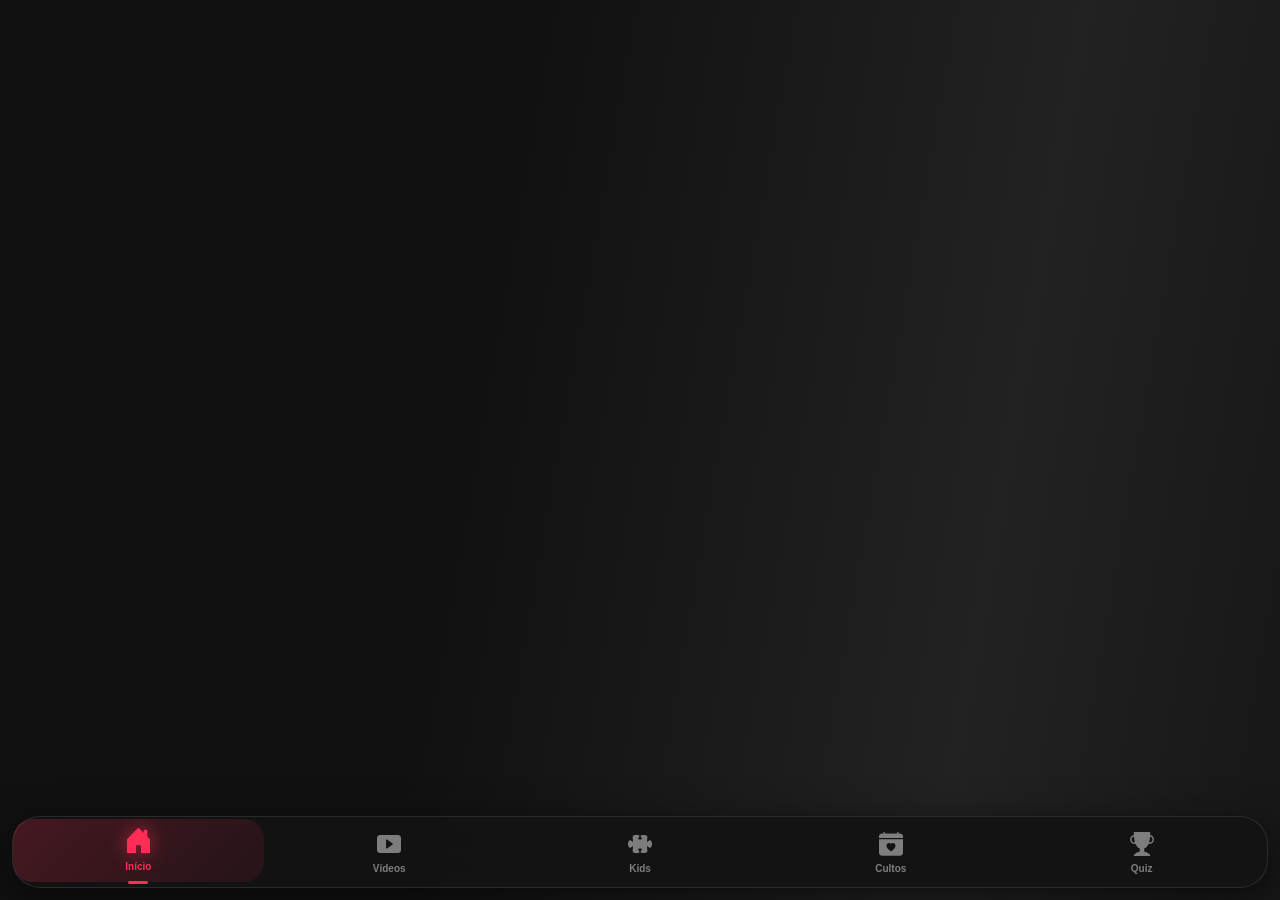
<file: index.html>
<!DOCTYPE html>
<html lang="pt-BR">
<head>
<meta charset="UTF-8">
<meta name="viewport" content="width=device-width, initial-scale=1.0, viewport-fit=cover">
<title>Avivamento</title>
<link rel="stylesheet" href="https://cdn.jsdelivr.net/npm/bootstrap-icons@1.11.3/font/bootstrap-icons.min.css">
<link rel="stylesheet" href="index.css">
<style>
body{margin:0;background:#000}
#feed{height:100dvh;overflow-y:scroll;scroll-snap-type:y mandatory;background:#000}
.video{height:100dvh;scroll-snap-align:start;position:relative;background:#111;width:100vw;overflow:hidden}
.video iframe{width:100%;height:100%;border:0;position:absolute;inset:0}
.skeleton{height:100dvh;scroll-snap-align:start;position:relative;background:#111;width:100vw;display:flex;flex-direction:column;justify-content:flex-end;padding:20px;box-sizing:border-box;gap:12px}
.skeleton::before{content:'';position:absolute;inset:0;background:linear-gradient(100deg,#111 20%,#222 40%,#111 60%);background-size:200% 100%;animation:shimmer 1.2s infinite}
@keyframes shimmer{0%{background-position:-200% 0}100%{background-position:200% 0}}
.skeleton.linha{height:14px;background:#222;border-radius:8px;position:relative;z-index:1}
.skeleton.linha.t1{width:40%}
.skeleton.linha.t2{width:70%}
.skeleton.linha.t3{width:55%}
.loader-video{position:absolute;inset:0;z-index:5;display:flex;align-items:center;justify-content:center;background:#000}
.spinner{width:45px;height:45px;border:3px solid rgba(255,255,255,.2);border-top:3px solid #ff0000;border-radius:50%;animation:spin 0.8s linear infinite}
@keyframes spin{to{transform:rotate(360deg)}}
.bottom{position:absolute;bottom:100px;left:14px;right:14px;z-index:2;color:#fff;text-shadow:0 2px 8px #000;pointer-events:none;background:rgba(0,0,0,.4);padding:8px;border-radius:8px}
.fim{height:40vh;display:flex;flex-direction:column;align-items:center;justify-content:center;color:#fff;gap:10px;padding-bottom:100px}
.fim button{padding:10px 20px;border-radius:20px;border:0;background:#ff0000;color:#fff;font-weight:bold}
.nav{position:fixed;bottom:12px;left:12px;right:12px;height:72px;z-index:9999}
</style>
</head>
<body>

<div id="feed">
  <div class="skeleton"><div class="linha t1"></div><div class="linha t2"></div><div class="linha t3"></div></div>
  <div class="skeleton"><div class="linha t1"></div><div class="linha t2"></div><div class="linha t3"></div></div>
  <div class="skeleton"><div class="linha t1"></div><div class="linha t2"></div><div class="linha t3"></div></div>
</div>

<div class="nav">
  <div class="nav-item active"><i class="bi bi-house-door-fill"></i><span>Início</span></div>
  <div class="nav-item" onclick="location.href='video.html'"><i class="bi bi-play-btn-fill"></i><span>Vídeos</span></div>
  <div class="nav-item" onclick="location.href='kids.html'"><i class="bi bi-puzzle-fill"></i><span>Kids</span></div>
  <div class="nav-item" onclick="location.href='cultos.html'"><i class="bi bi-calendar-heart-fill"></i><span>Cultos</span></div>
  <div class="nav-item" onclick="location.href='quiz.html'"><i class="bi bi-trophy-fill"></i><span>Quiz</span></div>
</div>

<script>
const SHEET_URL = `https://docs.google.com/spreadsheets/d/1F4i76rq3FNa6QSaKVTBzXekw5d6H522i-TIU_nn-H0c/gviz/tq?tqx=out:csv`;

function getID(url){ let m=(url||'').match(/(?:v=|youtu\.be\/|shorts\/|embed\/)([A-Za-z0-9_-]{11})/); return m?m[1]:null; }
function embaralhar(a){ for(let i=a.length-1;i>0;i--){ let j=Math.floor(Math.random()*(i+1)); [a[i],a[j]]=[a[j],a[i]] } return a }
function getAssistidos(){ return JSON.parse(localStorage.getItem('assistidos_v2') || '[]'); }
function salvarAssistido(id){ let l=getAssistidos(); if(!l.includes(id)){ l.push(id); localStorage.setItem('assistidos_v2', JSON.stringify(l)); } }
function resetarTudo(){ localStorage.removeItem('assistidos_v2'); location.reload(); }
function comando(iframe, func){ try{ iframe.contentWindow.postMessage(JSON.stringify({event:'command',func:func,args:''}), '*'); }catch(e){} }

let ordem = [];
let carregados = 0;
const LOTE = 3;
let observerPlay;
let atual = -1;

function criarObserverPlay(){
  if(observerPlay) observerPlay.disconnect();
  observerPlay = new IntersectionObserver((entries)=>{
    entries.forEach(entry=>{
      if(entry.isIntersecting){
        const idx = parseInt(entry.target.dataset.index);
        if(idx === atual) return;
        atual = idx;
        document.querySelectorAll('.video iframe').forEach((ifr, j)=>{ if(j!== idx) comando(ifr, 'pauseVideo'); });
        const atualIframe = document.getElementById(`iframe-${idx}`);
        if(atualIframe){ salvarAssistido(ordem[idx].ytId); setTimeout(()=> comando(atualIframe, 'playVideo'), 300); }

        // QUANDO CHEGA NO PENÚLTIMO CARREGA MAIS 3
        if(idx >= carregados - 2){
          carregarLote();
        }
      }
    });
  }, {threshold: 0.75});
  document.querySelectorAll('.video').forEach(v=> observerPlay.observe(v));
}

function criarHTMLVideo(v,i){
  return `
    <div class="video" data-index="${i}" id="video-${i}">
      <div class="loader-video" id="loader-${i}"><div class="spinner"></div></div>
      <iframe id="iframe-${i}" onload="document.getElementById('loader-${i}').style.display='none'"
        src="https://www.youtube.com/embed/${v.ytId}?enablejsapi=1&controls=1&rel=0&modestbranding=1&playsinline=1&mute=0&loop=1&playlist=${v.ytId}"
        allow="autoplay; encrypted-media; fullscreen"
        allowfullscreen>
      </iframe>
      <div class="bottom">
        <div>${v.cantor||''}</div>
        <b>${v.titulo||''}</b>
      </div>
    </div>`;
}

function carregarLote(){
  const feed = document.getElementById('feed');
  // remove o fim se existir
  const fimExistente = document.getElementById('fim-avivamento');
  if(fimExistente) fimExistente.remove();

  const proximoFim = Math.min(carregados + LOTE, ordem.length);
  for(let i = carregados; i < proximoFim; i++){
    feed.insertAdjacentHTML('beforeend', criarHTMLVideo(ordem[i], i));
  }
  carregados = proximoFim;

  // se acabou, coloca o fim
  if(carregados >= ordem.length){
    feed.insertAdjacentHTML('beforeend', `<div class="fim" id="fim-avivamento"><h2>Fim por hoje!</h2><button onclick="resetarTudo()">Ver de novo</button></div>`);
  }
  criarObserverPlay();
}

async function carregar(){
  const res = await fetch(SHEET_URL);
  const csv = await res.text();
  const linhas = csv.split('\n').slice(1);
  let videos = [];
  linhas.forEach(linha=>{
    if(!linha.trim()) return;
    const cols = linha.split(/,(?=(?:(?:[^"]*"){2})*[^"]*$)/).map(c=>c.replace(/^"|"$/g,'').trim());
    const [link, titulo, cantor] = cols;
    const ytId = getID(link);
    if(!ytId) return;
    videos.push({ytId, titulo, cantor});
  });
  videos = [...new Map(videos.map(v=>[v.ytId, v])).values()];
  const assistidos = getAssistidos();
  let naoVistos = videos.filter(v =>!assistidos.includes(v.ytId));
  if(naoVistos.length===0 && videos.length>0){
    document.getElementById('feed').innerHTML = `<div class="fim"><h2>Você viu tudo!</h2><button onclick="resetarTudo()">Ver de novo</button></div>`;
    return;
  }
  ordem = embaralhar(naoVistos);
  const feed = document.getElementById('feed');
  feed.innerHTML = '';
  carregados = 0;
  carregarLote(); // carrega só os 3 primeiros
}
carregar();
</script>
</body>
                                                                                                                </html>
</file>
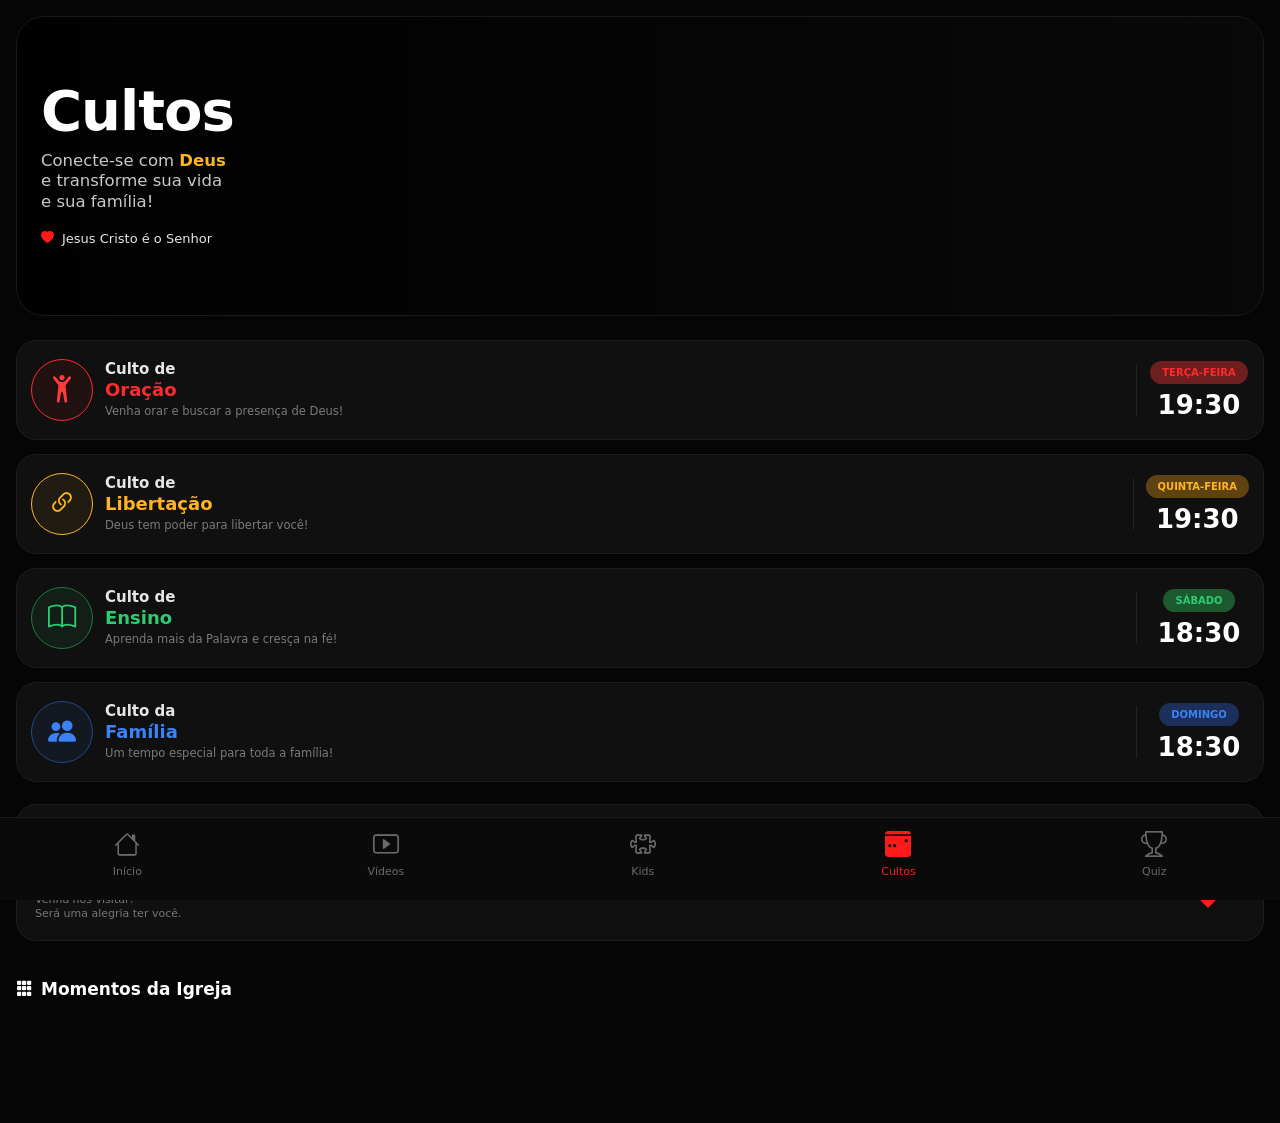
<file: cultos.html>
<!DOCTYPE html>
<html lang="pt-BR">
<head>
<meta charset="UTF-8">
<meta name="viewport" content="width=device-width, initial-scale=1.0">
<title>Cultos</title>
<link rel="stylesheet" href="https://cdn.jsdelivr.net/npm/bootstrap-icons@1.11.3/font/bootstrap-icons.min.css">
<style>
*{margin:0;padding:0;box-sizing:border-box}
body{background:#050505;color:#fff;font-family:'Inter',system-ui,Arial,sans-serif;padding-bottom:110px}

/* PLAYER HERO - AGORA É A LIVE */
.hero{margin:16px;border-radius:28px;overflow:hidden;position:relative;height:300px;background:#0a0a0a;border:1px solid #1a1a1a}
.hero::before{content:'';position:absolute;inset:0;background:linear-gradient(90deg,rgba(0,0,0,.9) 0%,rgba(0,0,0,.6) 45%,rgba(0,0,0,.15) 100%), url('https://images.unsplash.com/photo-1507692049790-de582271b56b?q=80&w=1200');background-size:cover;background-position:center 30%;z-index:1}
.hero-content{position:relative;z-index:2;padding:26px 24px;height:100%;display:flex;flex-direction:column;justify-content:center}
.hero h1{font-size:56px;font-weight:900;line-height:.9;letter-spacing:-1px}
.hero p{margin-top:14px;color:#c9c9c9;font-size:16.5px;line-height:1.25}
.hero p b{color:#ffb422}
.hero .versiculo{margin-top:18px;display:flex;align-items:center;gap:8px;font-size:13px;color:#e8e8e8}
.hero .versiculo i{color:#ff1a1a}

/* QUANDO TEM LIVE */
.live-badge{position:absolute;top:16px;left:16px;z-index:3;background:#ff0000;color:#fff;padding:6px 12px;border-radius:20px;font-size:11px;font-weight:900;display:none;align-items:center;gap:6px;animation:pulse 1.2s infinite}
.live-badge i{width:8px;height:8px;background:#fff;border-radius:50%;display:block}
.play-central{position:absolute;z-index:3;left:50%;top:50%;transform:translate(-50%,-50%);width:72px;height:72px;background:#fff;border-radius:50%;display:none;align-items:center;justify-content:center;color:#000;font-size:36px}
.hero.has-live{cursor:pointer}
.hero.has-live .live-badge{display:flex}
.hero.has-live .play-central{display:flex}
.live-player{position:absolute;inset:0;z-index:5;display:none;background:#000}
.live-player iframe{width:100%;height:100%;border:0}
.hero.playing .live-player{display:block}
.hero.playing::before,.hero.playing .hero-content,.hero.playing .play-central,.hero.playing .live-badge{display:none}
@keyframes pulse{0%{box-shadow:0 0 0 0 rgba(255,0,0,.7)}70%{box-shadow:0 0 0 12px rgba(255,0,0,0)}100%{box-shadow:0 0 0 0 rgba(255,0,0,0)}}

.lista{padding:8px 16px;display:flex;flex-direction:column;gap:14px}
.card-culto{background:#101010;border-radius:20px;padding:18px 14px;display:flex;align-items:center;gap:12px;border:1px solid #1c1c1c}
.icon-culto{width:62px;min-width:62px;height:62px;border-radius:50%;display:flex;align-items:center;justify-content:center;flex-shrink:0;border:1.8px solid}
.icon-culto i{font-size:28px}
.card-culto .info{flex:1;min-width:0}
.card-culto .info h3{font-size:15px;line-height:1.1;font-weight:600;color:#e5e5e5}
.card-culto .info h3 span{display:block;font-weight:900;font-size:18px;margin-top:2px}
.card-culto .info p{font-size:11.5px;color:#7a7a7a;margin-top:5px;line-height:1.25}
.divisor{width:1px;height:52px;background:#232323;flex-shrink:0}
.direita{text-align:center;min-width:100px;display:flex;flex-direction:column;align-items:center;gap:6px}
.badge-dia{font-size:10px;font-weight:800;padding:6px 12px;border-radius:20px;text-transform:uppercase;white-space:nowrap}
.hora{font-size:26px;font-weight:900}
.culto-oracao .icon-culto{border-color:#ff2a2a;color:#ff3a3a;background:rgba(255,42,42,.07)}.culto-oracao span{color:#ff2a2a}.badge-terca{background:#6e1e1e;color:#ffc2c2}
.culto-libertacao .icon-culto{border-color:#ffb422;color:#ffb422;background:rgba(255,180,34,.07)}.culto-libertacao span{color:#ffb422}.badge-quinta{background:#5e4212;color:#ffde9a}
.culto-ensino .icon-culto{border-color:#1e7a3a;color:#2ecc71;background:rgba(46,204,113,.07)}.culto-ensino span{color:#2ecc71}.badge-sabado{background:#1a5a2e;color:#a6f0bf}
.culto-familia .icon-culto{border-color:#214a8a;color:#3b82f6;background:rgba(59,130,246,.07)}.culto-familia span{color:#3b82f6}.badge-domingo{background:#1c2f5a;color:#a8c6ff}

.local{margin:14px 16px;background:#101010;border-radius:20px;padding:18px;border:1px solid #1d1d1d;display:flex;justify-content:space-between;align-items:center}
.local h3{font-size:19px;display:flex;align-items:center;gap:10px;font-weight:800}.local h3 i{color:#ff1a1a}
.local p{font-size:13px;color:#d0d0d0}.local small{color:#777;font-size:11px;display:block;margin-top:8px;line-height:1.3}
.pin{font-size:74px;color:#ff1a1a}

.secao-grid{padding:24px 16px 0}
.secao-grid h2{display:flex;align-items:center;gap:8px;font-size:17px;font-weight:800;margin-bottom:14px}
.grid-insta{display:grid;grid-template-columns:1fr 1fr 1fr;gap:3px;border-radius:18px;overflow:hidden}
.grid-item{aspect-ratio:1/1;background:#111;position:relative;overflow:hidden;cursor:pointer}
.grid-item img{width:100%;height:100%;object-fit:cover}
.grid-item i.play-mini{position:absolute;right:6px;top:6px;font-size:14px;color:#fff;text-shadow:0 1px 4px #000}

.nav{position:fixed;bottom:0;left:0;right:0;background:#0a0a0a;border-top:1px solid #1a1a1a;display:flex;justify-content:space-around;padding:12px 0 22px;z-index:20}
.nav-item{color:#6a6a6a;display:flex;flex-direction:column;align-items:center;gap:5px;font-size:11px;cursor:pointer}
.nav-item i{font-size:26px}
.nav-item.active{color:#ff1a1a}
</style>
</head>
<body>

<!-- AQUI É O PLAYER - SE TIVER LIVE VIRA PLAYER AUTOMATICO -->
<div class="hero" id="heroCard" onclick="abrirLive()">
  <div class="live-badge"><i></i> AO VIVO AGORA</div>
  <div class="play-central"><i class="bi bi-play-fill"></i></div>
  <div class="hero-content">
    <h1>Cultos</h1>
    <p>Conecte-se com <b>Deus</b><br>e transforme sua vida<br>e sua família!</p>
    <div class="versiculo"><i class="bi bi-heart-fill"></i> Jesus Cristo é o Senhor</div>
  </div>
  <div class="live-player" id="livePlayer"></div>
</div>

<div class="lista">
  <div class="card-culto culto-oracao"><div class="icon-culto"><i class="bi bi-person-arms-up"></i></div><div class="info"><h3>Culto de <span>Oração</span></h3><p>Venha orar e buscar a presença de Deus!</p></div><div class="divisor"></div><div class="direita"><span class="badge-dia badge-terca">TERÇA-FEIRA</span><div class="hora">19:30</div></div></div>
  <div class="card-culto culto-libertacao"><div class="icon-culto"><i class="bi bi-link-45deg"></i></div><div class="info"><h3>Culto de <span>Libertação</span></h3><p>Deus tem poder para libertar você!</p></div><div class="divisor"></div><div class="direita"><span class="badge-dia badge-quinta">QUINTA-FEIRA</span><div class="hora">19:30</div></div></div>
  <div class="card-culto culto-ensino"><div class="icon-culto"><i class="bi bi-book"></i></div><div class="info"><h3>Culto de <span>Ensino</span></h3><p>Aprenda mais da Palavra e cresça na fé!</p></div><div class="divisor"></div><div class="direita"><span class="badge-dia badge-sabado">SÁBADO</span><div class="hora">18:30</div></div></div>
  <div class="card-culto culto-familia"><div class="icon-culto"><i class="bi bi-people-fill"></i></div><div class="info"><h3>Culto da <span>Família</span></h3><p>Um tempo especial para toda a família!</p></div><div class="divisor"></div><div class="direita"><span class="badge-dia badge-domingo">DOMINGO</span><div class="hora">18:30</div></div></div>
</div>

<div class="local" onclick="window.open('https://maps.google.com/?q=Santa+Edwirges+Rua+A+28','_blank')">
  <div><h3><i class="bi bi-geo-alt-fill"></i> Localização</h3><p style="margin-top:10px">Bairro: Santa Edwirges</p><p><b>Rua A, Nº 28</b></p><small>Venha nos visitar!<br>Será uma alegria ter você.</small></div>
  <div class="pin"><i class="bi bi-geo-alt-fill"></i></div>
</div>

<div class="secao-grid">
  <h2><i class="bi bi-grid-3x3-gap-fill"></i> Momentos da Igreja</h2>
  <div class="grid-insta" id="gridCultos"></div>
</div>

<div class="nav">
  <div class="nav-item" onclick="location.href='index.html'"><i class="bi bi-house"></i><span>Início</span></div>
  <div class="nav-item" onclick="location.href='video.html'"><i class="bi bi-play-btn"></i><span>Vídeos</span></div>
  <div class="nav-item" onclick="location.href='kids.html'"><i class="bi bi-puzzle"></i><span>Kids</span></div>
  <div class="nav-item active"><i class="bi bi-calendar3-week-fill"></i><span>Cultos</span></div>
  <div class="nav-item" onclick="location.href='quiz.html'"><i class="bi bi-trophy"></i><span>Quiz</span></div>
</div>

<script>
const SHEET_ID = `1tFe-1zOzZwD_Wc_UsydvUUHnl70Y_Woh-SwNoD-yyWk`;
const SHEET_URL = `https://docs.google.com/spreadsheets/d/${SHEET_ID}/gviz/tq?tqx=out:csv`;
let liveId = null;
function getID(u){ if(!u) return null; let m=u.match(/(?:v=|youtu\.be\/|shorts\/|embed\/)([A-Za-z0-9_-]{11})/); return m?m[1]:null; }
function abrirLive(){
  if(!liveId) return;
  document.getElementById('heroCard').classList.add('playing');
  document.getElementById('livePlayer').innerHTML = `<iframe src="https://www.youtube.com/embed/${liveId}?autoplay=1" allow="autoplay; fullscreen" allowfullscreen></iframe>`;
}
async function checarLive(){
  const res = await fetch(SHEET_URL+'&cb='+Date.now());
  const csv = await res.text();
  for(let l of csv.split('\n').slice(1)){
    if(l.toLowerCase().includes('ao vivo') || l.toLowerCase().includes('live')){
      const cols = l.split(/,(?=(?:(?:[^"]*"){2})*[^"]*$)/).map(c=>c.replace(/^"|"$/g,'').trim());
      for(let c of cols){ const id=getID(c); if(id){ liveId=id; document.getElementById('heroCard').classList.add('has-live'); return; } }
    }
  }
  // PARA TESTAR: descomente a linha abaixo
  // liveId='dQw4w9WgXcQ'; document.getElementById('heroCard').classList.add('has-live');
}
async function carregarGrid(){
  const res = await fetch(SHEET_URL+'&cb='+Date.now());
  const csv = await res.text();
  let vids=[];
  csv.split('\n').slice(1).forEach(l=>{ const cols=l.split(/,(?=(?:(?:[^"]*"){2})*[^"]*$)/); for(let c of cols){ const id=getID(c); if(id) vids.push(id); } });
  vids=[...new Set(vids)].slice(0,18);
  document.getElementById('gridCultos').innerHTML = vids.map(id=>`
    <div class="grid-item" onclick="location.href='video.html?v=${id}'">
      <img src="https://img.youtube.com/vi/${id}/mqdefault.jpg" loading="lazy">
      <i class="bi bi-play-fill play-mini"></i>
    </div>`).join('');
}
checarLive(); carregarGrid();
</script>
</body>
</html>
</file>
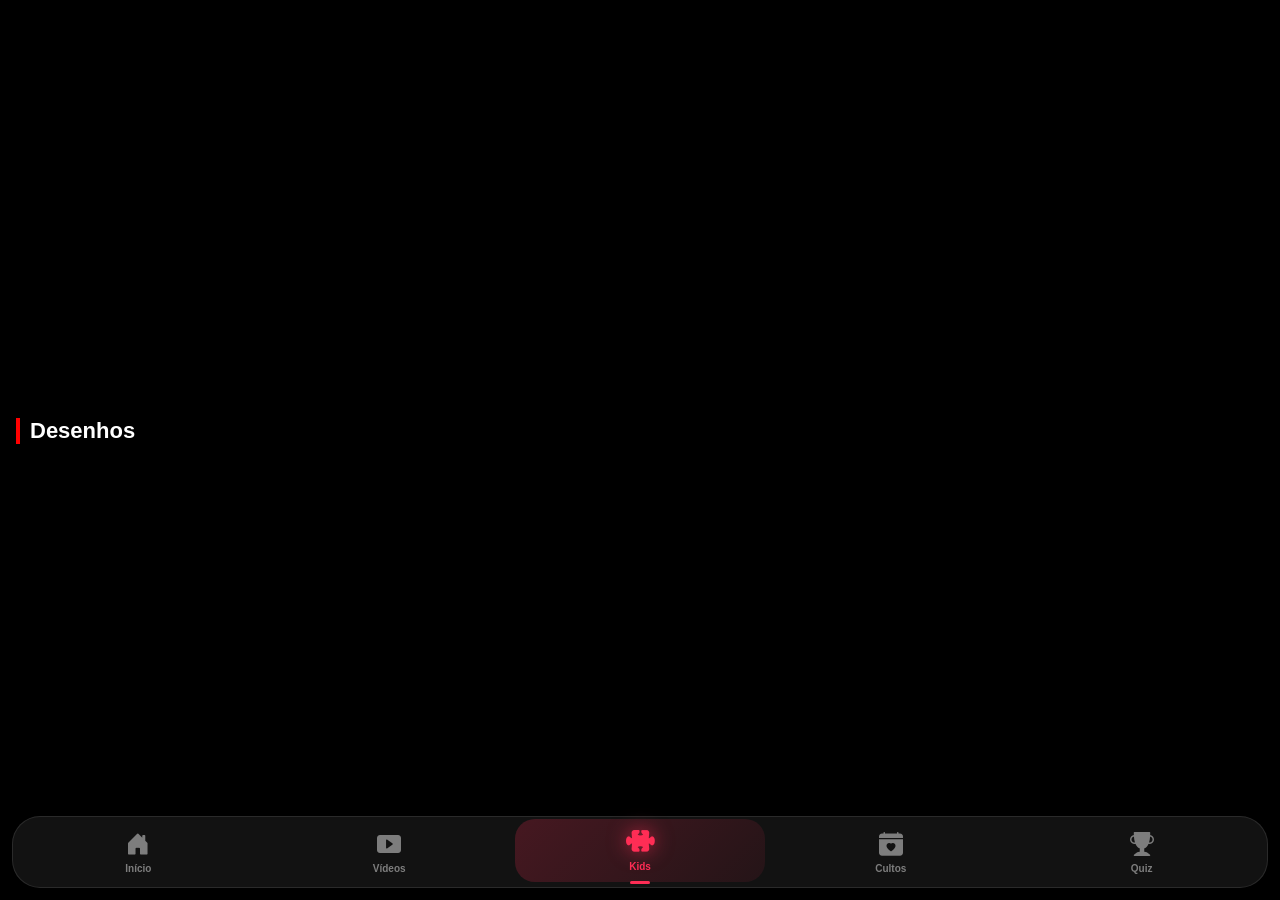
<file: kids.html>
<!DOCTYPE html>
<html lang="pt-BR">
<head>
<meta charset="UTF-8">
<meta name="viewport" content="width=device-width, initial-scale=1.0">
<title>Kids</title>
<link rel="stylesheet" href="https://cdn.jsdelivr.net/npm/bootstrap-icons@1.11.3/font/bootstrap-icons.min.css">
<link rel="stylesheet" href="index.css">
<style>
*{margin:0;padding:0;box-sizing:border-box}
html,body{height:auto;overflow-y:auto}
body{background:#000;color:#fff;font-family:Arial,sans-serif}
.player-area{width:100%;height:56vw;max-height:400px;background:#000;position:relative;z-index:20}
.video-wrapper{width:100%;height:100%;position:relative;background:#000;overflow:hidden}
#yt-player-kids,#drive-player{width:100%;height:100%;border:0;background:#000;position:absolute;inset:0}
.video-player{width:100%;height:100%;background:#000;object-fit:contain;position:absolute;inset:0}
.controls-layer{position:absolute;inset:0;z-index:15;opacity:0;pointer-events:none;transition:opacity.3s}
.controls-layer.show{opacity:1;pointer-events:all}
.btn-lock{position:absolute;top:12px;right:12px;width:38px;height:38px;border-radius:50%;border:0;background:rgba(0,0,0,.6);color:#fff;display:flex;align-items:center;justify-content:center;font-size:16px;pointer-events:all!important;z-index:30}
.btn-lock.lock-on{background:#ff0000}
.btn-full{position:absolute;bottom:12px;right:12px;width:38px;height:38px;border-radius:8px;border:0;background:rgba(0,0,0,.6);color:#fff;display:flex;align-items:center;justify-content:center;font-size:18px;pointer-events:all!important;z-index:30}
.bloqueio-video{position:absolute;inset:0;z-index:5;display:none}
.conteudo{padding-bottom:110px}
.section-head{padding:18px 16px 12px;display:flex;justify-content:space-between;align-items:center}
.section-head h2{font-size:22px;font-weight:900;border-left:4px solid #ff0000;padding-left:10px}
.grid-2{display:grid;grid-template-columns:1fr 1fr;gap:12px;padding:0 12px}
.card{border-radius:14px;overflow:hidden;position:relative;aspect-ratio:16/9;background:#111;cursor:pointer;border:2px solid transparent}
.card img{width:100%;height:100%;object-fit:cover;display:block}
.card.active{border-color:#ff0000}
#ph{background-size:cover;background-position:center;background-color:#000;z-index:6;position:absolute;inset:0;display:none;align-items:center;justify-content:center}
#ph::after{content:'';position:absolute;inset:0;background:rgba(0,0,0,.35);z-index:1}
.spinner{position:relative;z-index:2;width:36px;height:36px;border:3px solid rgba(255,255,255,.3);border-top-color:#ff0000;border-radius:50%;animation:spin.7s linear infinite}
@keyframes spin{to{transform:rotate(360deg)}}
.video-wrapper.landscape{
  position:fixed!important;
  inset:0!important;
  width:100vw!important;
  height:100vh!important;
  max-height:none!important;
  z-index:99999!important;
  background:#000;
}
body.landscape-mode{overflow:hidden!important}
body.landscape-mode #conteudo{display:none!important}
body.landscape-mode #navBar{display:none!important}
</style>
</head>
<body>

<div class="player-area" id="playerArea">
  <div class="video-wrapper" id="videoWrap" onclick="handleTap()">
    <div id="yt-player-kids" style="display:none"></div>
    <video id="playerA" class="video-player" playsinline preload="auto"></video>
    <video id="playerB" class="video-player" style="display:none" playsinline preload="auto" muted></video>
    <iframe id="drive-player" style="display:none" allowfullscreen></iframe>
    <div id="controls" class="controls-layer">
      <button class="btn-lock" id="btnLock" onclick="toggleLock(event)"><i class="bi bi-lock"></i></button>
      <button class="btn-full" id="btnRotate" onclick="rotateVideo(event)"><i class="bi bi-arrows-fullscreen"></i></button>
    </div>
    <div class="bloqueio-video" id="blockVideo" onclick="handleTap()"></div>
    <div id="ph"><div style="position:relative;z-index:2"><div class="spinner"></div></div></div>
  </div>
</div>

<div class="conteudo" id="conteudo">
  <div class="section-head"><h2>Desenhos</h2><span id="qtd"></span></div>
  <div class="grid-2" id="gridDesenhos"></div>
  <div id="sentinela" style="height:300px"></div>
</div>

<div class="nav" id="navBar">
  <div class="nav-item" onclick="if(!locked) location.href='index.html'"><i class="bi bi-house-door-fill"></i><span>Início</span></div>
  <div class="nav-item" onclick="if(!locked) location.href='video.html'"><i class="bi bi-play-btn-fill"></i><span>Vídeos</span></div>
  <div class="nav-item active"><i class="bi bi-puzzle-fill"></i><span>Kids</span></div>
  <div class="nav-item" onclick="if(!locked) location.href='cultos.html'"><i class="bi bi-calendar-heart-fill"></i><span>Cultos</span></div>
  <div class="nav-item" onclick="if(!locked) location.href='quiz.html'"><i class="bi bi-trophy-fill"></i><span>Quiz</span></div>
</div>

<script src="https://www.youtube.com/iframe_api"></script>
<script>
const SHEET_URL = `https://docs.google.com/spreadsheets/d/1Mn4uJoNISA0ToIsMOaH_AWmOeiZ9P7poy2feA2Alwng/gviz/tq?tqx=out:csv`;
let videosKids=[], ordemToca=[], atualIndex=0, player=null, locked=false, hideTimer=null, loadingTimer=null;
let itensMostrados=10;
let playerAtivo='A';
let isLandscape=false;
const pA=document.getElementById('playerA');
const pB=document.getElementById('playerB');
const ph=document.getElementById('ph');
function getYT(u){let m=(u||'').match(/(?:v=|youtu\.be\/|shorts\/|embed\/)([A-Za-z0-9_-]{11})/);return m?m[1]:null}
function isMP4(u){return /\.(mp4|webm|mov|m4v)(\?.*)?$/i.test(u)||/catbox/i.test(u)}
function isDrive(u){return /drive\.google\.com/.test(u)}
function onYouTubeIframeAPIReady(){carregar()}
function embaralhar(a){for(let i=a.length-1;i>0;i--){let j=Math.floor(Math.random()*(i+1));[a[i],a[j]]=[a[j],a[i]]}return a}
function getAtivo(){return playerAtivo==='A'?pA:pB}
function getInativo(){return playerAtivo==='A'?pB:pA}
function handleTap(){
  const ctrl=document.getElementById('controls');
  const btnLock=document.getElementById('btnLock');
  const btnRotate=document.getElementById('btnRotate');
  if(locked){
    ctrl.classList.add('show');
    btnLock.style.display='flex';
    btnRotate.style.display='none';
    clearTimeout(hideTimer);
    hideTimer=setTimeout(()=>ctrl.classList.remove('show'),3000);
    return;
  }
  if(ctrl.classList.contains('show')) ctrl.classList.remove('show');
  else {
    ctrl.classList.add('show');
    btnLock.style.display='flex';
    btnRotate.style.display='flex';
    clearTimeout(hideTimer);
    hideTimer=setTimeout(()=>ctrl.classList.remove('show'),3000);
  }
}
function toggleLock(e){
  e.stopPropagation();
  locked=!locked;
  const btn=document.getElementById('btnLock');
  const btnRotate=document.getElementById('btnRotate');
  btn.classList.toggle('lock-on', locked);
  btn.innerHTML=locked?`<i class="bi bi-lock-fill"></i>`:`<i class="bi bi-unlock"></i>`;
  document.getElementById('blockVideo').style.display=locked?'block':'none';
  const ctrl=document.getElementById('controls');
  ctrl.classList.add('show');
  btnRotate.style.display=locked?'none':'flex';
  if(!locked){
    clearTimeout(hideTimer);
    hideTimer=setTimeout(()=>ctrl.classList.remove('show'),3000);
  }
}
function rotateVideo(e){
  e.stopPropagation();
  const wrap=document.getElementById('videoWrap');
  const btn=e.currentTarget;
  isLandscape=!isLandscape;
  if(isLandscape){
    wrap.classList.add('landscape');
    document.body.classList.add('landscape-mode');
    document.getElementById('navBar').style.display='none';
    document.getElementById('conteudo').style.display='none';
    document.getElementById('playerArea').style.height='100vh';
    document.getElementById('playerArea').style.maxHeight='100vh';
    if(wrap.requestFullscreen) wrap.requestFullscreen().catch(()=>{});
    if(screen.orientation && screen.orientation.lock) screen.orientation.lock('landscape').catch(()=>{});
    btn.innerHTML=`<i class="bi bi-fullscreen-exit"></i>`;
  } else {
    wrap.classList.remove('landscape');
    document.body.classList.remove('landscape-mode');
    document.getElementById('navBar').style.display='';
    document.getElementById('conteudo').style.display='';
    document.getElementById('playerArea').style.height='';
    document.getElementById('playerArea').style.maxHeight='';
    if(document.fullscreenElement) document.exitFullscreen().catch(()=>{});
    if(screen.orientation){
      if(screen.orientation.unlock) screen.orientation.unlock();
      if(screen.orientation.lock){
        screen.orientation.lock('portrait').catch(()=>{}).then(()=>{setTimeout(()=>{if(screen.orientation.unlock)screen.orientation.unlock();},300);});
      }
    }
    btn.innerHTML=`<i class="bi bi-arrows-fullscreen"></i>`;
  }
  const ctrl=document.getElementById('controls');
  ctrl.classList.add('show');
  clearTimeout(hideTimer);
  hideTimer=setTimeout(()=>ctrl.classList.remove('show'),3000);
}
function mostrar(t){
  document.getElementById('yt-player-kids').style.display=t==='yt'?'block':'none';
  document.getElementById('drive-player').style.display=t==='drive'?'block':'none';
  if(t!=='mp4'){pA.style.display='none';pB.style.display='none'}
}
function mostrarLoading(capa){
  clearTimeout(loadingTimer);
  ph.style.backgroundImage=`url('${capa||''}')`;
  loadingTimer=setTimeout(()=>ph.style.display='flex',300);
}
function esconderLoading(){clearTimeout(loadingTimer);ph.style.display='none'}
function preloadProximo(){
  let idx=atualIndex+1;
  if(idx>=ordemToca.length) idx=0;
  let v=ordemToca[idx];
  if(!v || v.type!=='mp4') return;
  let inativo=getInativo();
  if(inativo.src===v.src) return;
  inativo.src=v.src;
  inativo.load();
  inativo.pause();
  inativo.currentTime=0;
}
function tocarMP4(v){
  mostrar('mp4');
  mostrarLoading(v.capa);
  let ativo=getAtivo();
  let inativo=getInativo();
  if(inativo.src===v.src && inativo.readyState>=2){
    ativo.style.display='none';
    ativo.pause();
    inativo.style.display='block';
    inativo.muted=false;
    inativo.play().catch(()=>{});
    inativo.onended=proximoVideo;
    playerAtivo=playerAtivo==='A'?'B':'A';
    esconderLoading();
    setTimeout(preloadProximo, 500);
    return;
  }
  pA.style.display=playerAtivo==='A'?'block':'none';
  pB.style.display=playerAtivo==='B'?'block':'none';
  ativo.src=v.src;
  ativo.muted=true;
  ativo.load();
  ativo.style.display='block';
  ativo.onloadeddata=()=>{
    esconderLoading();
    ativo.play().then(()=>{setTimeout(()=>{ativo.muted=false},200);preloadProximo();}).catch(()=>{});
  };
  ativo.oncanplay=()=>esconderLoading();
  ativo.onended=proximoVideo;
}
function tocarNoBanner(i){
  atualIndex=i;
  let v=ordemToca[atualIndex];
  if(!v) return;
  render();
  if(v.type==='mp4'){
    if(player&&player.pauseVideo)player.pauseVideo();
    tocarMP4(v);
  } else if(v.type==='drive'){
    if(player&&player.pauseVideo)player.pauseVideo();
    mostrarLoading(v.capa);
    mostrar('drive');
    document.getElementById('drive-player').src=v.src;
    document.getElementById('drive-player').onload=()=>{esconderLoading();preloadProximo();};
  } else {
    mostrarLoading(v.capa);
    mostrar('yt');
    if(player&&player.loadVideoById)player.loadVideoById({videoId:v.ytId});
    else player=new YT.Player('yt-player-kids',{videoId:v.ytId,playerVars:{autoplay:1,controls:0,fs:0,rel:0,playsinline:1,modestbranding:1,enablejsapi:1},events:{onReady:e=>e.target.playVideo(),onStateChange:e=>{if(e.data===1){esconderLoading();preloadProximo();}if(e.data===0)proximoVideo()}}});
    setTimeout(()=>{esconderLoading();preloadProximo();},1000);
  }
  if(!isLandscape) window.scrollTo({top:0,behavior:'smooth'});
}
function proximoVideo(){
  let n=atualIndex+1;
  if(n>=ordemToca.length){ordemToca=embaralhar([...ordemToca]);n=0}
  tocarNoBanner(n);
}
function render(){
  let slice=ordemToca.slice(0,itensMostrados);
  document.getElementById('gridDesenhos').innerHTML=slice.map((v,i)=>{
    let thumb=v.capa||(v.ytId?`https://img.youtube.com/vi/${v.ytId}/hqdefault.jpg`:'');
    return `<div class="card ${i===atualIndex?'active':''}" onclick="tocarNoBanner(${i})"><img src="${thumb}" loading="lazy"></div>`;
  }).join('');
  document.getElementById('qtd').innerText=ordemToca.length+' vídeos';
}
const obs=new IntersectionObserver(es=>{if(es[0].isIntersecting&&itensMostrados<ordemToca.length){itensMostrados+=10;render()}},{rootMargin:'200px'});
obs.observe(document.getElementById('sentinela'));
async function carregar(){
  try{
    const r=await fetch(SHEET_URL);const csv=await r.text();const linhas=csv.split('\n').slice(1);
    linhas.forEach(l=>{
      if(!l.trim())return;
      const cols=l.split(/,(?=(?:(?:[^"]*"){2})*[^"]*$)/).map(c=>c.replace(/^"|"$/g,'').trim());
      let link=(cols[0]||'').trim();let capaYT=(cols[3]||'').trim();if(!link)return;
      let capaFinal=null;let ytC=getYT(capaYT);
      if(ytC)capaFinal=`https://img.youtube.com/vi/${ytC}/hqdefault.jpg`;else if(/\.(jpg|jpeg|png|webp)/i.test(capaYT))capaFinal=capaYT;
      let ytV=getYT(link);
      if(ytV)videosKids.push({type:'yt',ytId:ytV,src:link,capa:capaFinal||`https://img.youtube.com/vi/${ytV}/hqdefault.jpg`});
      else if(isMP4(link))videosKids.push({type:'mp4',src:link,capa:capaFinal});
      else if(isDrive(link)){let id=(link.match(/\/d\/([^\/]+)/)||[])[1];let pv=id?`https://drive.google.com/file/d/${id}/preview`:link;videosKids.push({type:'drive',src:pv,capa:capaFinal})}
    });
    videosKids=[...new Map(videosKids.map(v=>[v.src,v])).values()];
    ordemToca=embaralhar([...videosKids]);
    render();
    if(ordemToca.length>0)setTimeout(()=>tocarNoBanner(0),600);
  }catch(e){}
}
</script>
</body>
  </html>
</file>
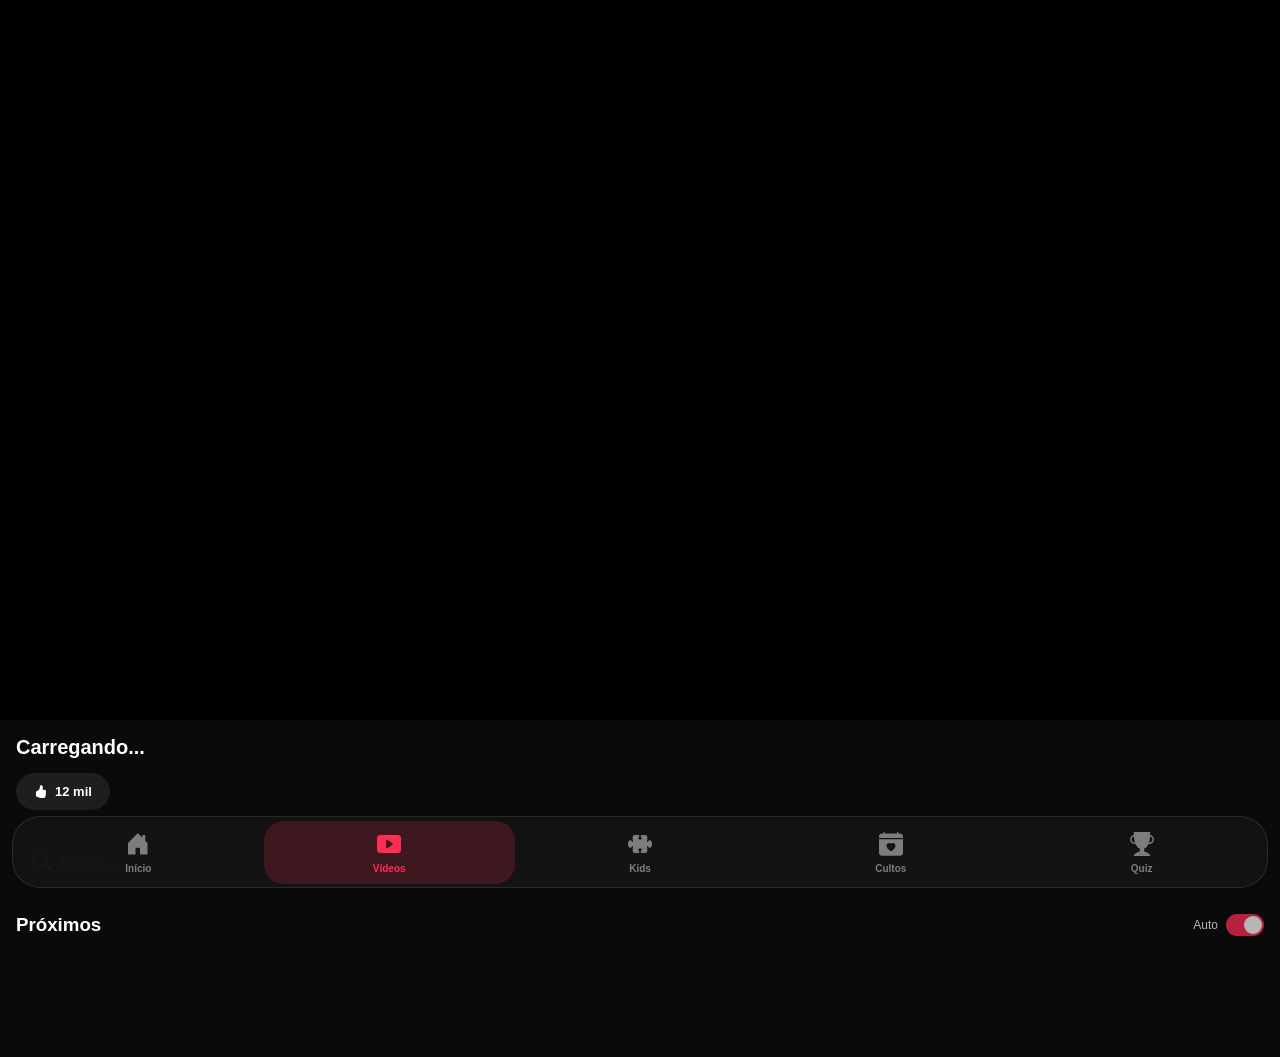
<file: video.html>
<!DOCTYPE html>
<html lang="pt-BR">
<head>
<meta charset="UTF-8">
<meta name="viewport" content="width=device-width, initial-scale=1.0">
<title>Vídeos - Avivamento</title>
<link rel="stylesheet" href="https://cdn.jsdelivr.net/npm/bootstrap-icons@1.11.3/font/bootstrap-icons.min.css">
<style>
*{margin:0;padding:0;box-sizing:border-box}
body{background:#0a0a0a;color:#fff;font-family:Arial,sans-serif;padding-bottom:85px}
.top-player{width:100%;aspect-ratio:16/9;background:#000;position:sticky;top:0;z-index:10;overflow:hidden}
.top-player iframe{width:100%;height:100%}
.capa-thumb{position:absolute;inset:0;background:#000;z-index:20;display:flex;align-items:center;justify-content:center;background-size:cover;background-position:center}
.capa-thumb::after{content:'';position:absolute;inset:0;background:rgba(0,0,0,.75);backdrop-filter:blur(8px)}
.capa-conteudo{position:relative;z-index:2;display:flex;flex-direction:column;align-items:center;justify-content:center}
.thumb-box{width:200px;aspect-ratio:16/9;border-radius:14px;overflow:hidden;position:relative;box-shadow:0 10px 40px rgba(0,0,0,.9)}
.thumb-box img{width:100%;height:100%;object-fit:cover}
.loader-meio{position:absolute;inset:0;background:rgba(0,0,0,.5);display:flex;align-items:center;justify-content:center}
.spinner{width:44px;height:44px;border:3px solid rgba(255,255,255,.2);border-top-color:#ff2d55;border-radius:50%;animation:spin 0.8s linear infinite}
@keyframes spin{to{transform:rotate(360deg)}}
.txt-load{margin-top:14px;font-size:13px;font-weight:700;letter-spacing:1px;opacity:.8}
.info{padding:16px}
.title{font-size:20px;font-weight:800}
.views{font-size:13px;opacity:.6;margin-top:6px}
.actions-row{display:flex;gap:10px;margin-top:14px;flex-wrap:wrap}
.btn-action{background:#1e1e1e;border:0;color:#fff;padding:11px 18px;border-radius:30px;display:flex;align-items:center;gap:8px;font-size:13px;font-weight:700;cursor:pointer}
.btn-action.curtido{background:#ff2d55;color:#fff}
.search-box{margin:12px 16px;background:#1a1a1a;border:1px solid #2a2a2a;border-radius:30px;display:flex;align-items:center;padding:0 16px;height:48px}
.search-box i{font-size:18px;opacity:.6;margin-right:10px}
.search-box input{flex:1;background:transparent;border:0;color:#fff;font-size:14px;outline:none}
.list{display:flex;flex-direction:column;padding-bottom:20px}
.video-item{display:flex;gap:12px;padding:12px 16px;cursor:pointer;border-radius:16px;margin:4px 8px}
.thumb-wrap{width:160px;min-width:160px;aspect-ratio:16/9;background:#111;border-radius:12px;overflow:hidden;position:relative}
.thumb-wrap img{width:100%;height:100%;object-fit:cover}
.duracao{position:absolute;bottom:6px;right:6px;background:rgba(0,0,0,.85);color:#fff;font-size:11px;font-weight:700;padding:2px 6px;border-radius:4px}
.v-info h4{font-size:14px;font-weight:700;display:-webkit-box;-webkit-line-clamp:2;-webkit-box-orient:vertical;overflow:hidden}
.v-info p{font-size:12px;opacity:.6;margin-top:3px}
.next-header{display:flex;justify-content:space-between;align-items:center;padding:16px}
.switch{width:38px;height:22px;background:#333;border-radius:20px;position:relative}
.switch.active{background:#ff2d55}
.switch::after{content:'';width:18px;height:18px;background:#fff;border-radius:50%;position:absolute;top:2px;left:2px;transition:.3s}
.switch.active::after{left:18px}
.nav{position:fixed;bottom:12px;left:12px;right:12px;height:72px;background:rgba(20,20,20,.95);border:1px solid rgba(255,255,255,.1);border-radius:28px;display:flex;justify-content:space-around;align-items:center;z-index:20}
.nav-item{flex:1;display:flex;flex-direction:column;align-items:center;gap:4px;padding:10px 6px;border-radius:20px;cursor:pointer;opacity:.45;color:#fff}
.nav-item.active{opacity:1;background:rgba(255,45,85,.18);color:#ff2d55}
.nav-item i{font-size:24px}
.nav-item span{font-size:10px;font-weight:700}
</style>
</head>
<body>
<div class="top-player" id="mainPlayer"></div>
<div class="info">
<div class="title" id="mainTitle">Carregando...</div>
<div class="views" id="mainViews"></div>
<div class="actions-row">
<button id="btnCurtir" class="btn-action" onclick="curtir()"><i class="bi bi-hand-thumbs-up-fill"></i> <span id="txtCurtir">12 mil</span></button>
<button id="btnPlayback" class="btn-action" style="display:none;background:#ff2d55" onclick="alternarPlayback()"><i class="bi bi-music-note-beamed"></i> <span id="txtPlayback">Playback</span></button>
</div>
</div>
<div class="search-box"><i class="bi bi-search"></i><input type="text" id="busca" placeholder="Buscar..." oninput="filtrar()"></div>
<div class="next-header"><h3 id="headerProximos">Próximos</h3><div style="display:flex;align-items:center;gap:8px;font-size:12px;opacity:.7">Auto <div class="switch active" id="autoSwitch" onclick="this.classList.toggle('active')"></div></div></div>
<div class="list" id="listaVideos"></div>
<div class="nav"><div class="nav-item" onclick="location.href='index.html'"><i class="bi bi-house-door-fill"></i><span>Início</span></div><div class="nav-item active"><i class="bi bi-play-btn-fill"></i><span>Vídeos</span></div><div class="nav-item" onclick="location.href='kids.html'"><i class="bi bi-puzzle-fill"></i><span>Kids</span></div><div class="nav-item" onclick="location.href='cultos.html'"><i class="bi bi-calendar-heart-fill"></i><span>Cultos</span></div><div class="nav-item" onclick="location.href='quiz.html'"><i class="bi bi-trophy-fill"></i><span>Quiz</span></div></div>
<script src="https://www.youtube.com/iframe_api"></script>
<script>
const SHEET_ID = `1tFe-1zOzZwD_Wc_UsydvUUHnl70Y_Woh-SwNoD-yyWk`;
const SHEET_URL = `https://docs.google.com/spreadsheets/d/${SHEET_ID}/gviz/tq?tqx=out:csv`;
function getID(u){ if(!u) return null; let m=u.match(/(?:v=|youtu\.be\/|shorts\/|embed\/)([A-Za-z0-9_-]{11})/); return m?m[1]:null; }
function embaralhar(a){ for(let i=a.length-1;i>0;i--){ const j=Math.floor(Math.random()*(i+1)); [a[i],a[j]]=[a[j],a[i]] } return a; }
let videos=[], filtrados=[], atualId=null, player=null, listaAtual=[], visiveis=0; const POR_VEZ=10;
let mapaPlayback={}, mapaNormal={}, modoAtual='normal', descricaoAtual='', cantorAtual='';
let curtidos = JSON.parse(localStorage.getItem('curtidos_videos')||'{}');
let travaSom = null;
function onYouTubeIframeAPIReady(){}
function mostrarCapa(ytId){
  const capa = document.getElementById('capa');
  const img = document.getElementById('capaImg');
  const thumbUrl = `https://img.youtube.com/vi/${ytId}/hqdefault.jpg`;
  if(img) img.src = thumbUrl;
  capa.style.backgroundImage = `url(${thumbUrl})`;
  capa.style.display='flex';
  if(travaSom) clearInterval(travaSom);
  travaSom = setInterval(()=>{ if(player && player.mute){ player.mute(); player.setVolume(0); } }, 80);
  setTimeout(()=>{
    clearInterval(travaSom);
    capa.style.display='none';
    if(player){
      player.seekTo(0, true);
      player.unMute();
      player.setVolume(100);
      player.playVideo();
    }
  }, 6000);
}
function criarPlayer(id){
  document.getElementById('mainPlayer').innerHTML=`
    <div id="yt-player"></div>
    <div id="capa" class="capa-thumb">
      <div class="capa-conteudo">
        <div class="thumb-box">
          <img id="capaImg" src="https://img.youtube.com/vi/${id}/hqdefault.jpg">
          <div class="loader-meio"><div class="spinner"></div></div>
        </div>
        <div class="txt-load">CARREGANDO</div>
      </div>
    </div>`;
  player=new YT.Player('yt-player',{
    width:'100%',height:'100%',
    videoId:id,
    host:'https://www.youtube-nocookie.com',
    playerVars:{autoplay:1,controls:1,fs:1,rel:0,playsinline:1,modestbranding:1,mute:1},
    events:{
      'onReady': (e) => { e.target.mute(); e.target.playVideo(); mostrarCapa(id); },
      'onStateChange': onPlayerStateChange
    }
  });
}
function onPlayerStateChange(e){
  if(e.data===0){
    if(!document.getElementById('autoSwitch').classList.contains('active')) return;
    const i=videos.findIndex(v=>v.ytId===atualId);
    if(i>-1) videos.push(videos.splice(i,1)[0]);
    modoAtual='normal';
    const p=videos[0];
    if(p) tocarVideo(p.ytId,p.descricao,p.cantor,false);
  }
}
function tocarVideo(ytId, descricao, cantor, manterFila=true){
  if(manterFila&&atualId){ const i=videos.findIndex(v=>v.ytId===atualId); if(i>-1){ const t=videos.splice(i,1)[0]; if(t.ytId!==ytId) videos.push(t); } }
  atualId=ytId; descricaoAtual=descricao; cantorAtual=cantor; modoAtual='normal';
  document.getElementById('mainTitle').innerText=descricao;
  document.getElementById('mainViews').innerText=`Tocando agora • ${cantor}`;
  const key=descricao.toLowerCase().trim();
  document.getElementById('btnPlayback').style.display=mapaPlayback[key]?'flex':'none';
  document.getElementById('txtPlayback').innerText='Playback';
  atualizarBotaoCurtir();
  if(player&&player.loadVideoById){ player.loadVideoById(ytId); player.mute(); mostrarCapa(ytId); } else criarPlayer(ytId);
  resetarLista(); history.replaceState(null,'',`?v=${ytId}`);
}
function alternarPlayback(){
  const key=descricaoAtual.toLowerCase().trim(); const idPlay=mapaPlayback[key]; const idNormal=mapaNormal[key]; if(!idPlay) return;
  if(modoAtual==='normal'){ modoAtual='playback'; atualId=idPlay; player.loadVideoById(idPlay); mostrarCapa(idPlay); document.getElementById('mainViews').innerText=`Playback • ${cantorAtual}`; document.getElementById('txtPlayback').innerText='Vídeo normal'; }
  else{ modoAtual='normal'; atualId=idNormal; player.loadVideoById(idNormal); mostrarCapa(idNormal); document.getElementById('mainViews').innerText=`Tocando agora • ${cantorAtual}`; document.getElementById('txtPlayback').innerText='Playback'; }
}
function atualizarBotaoCurtir(){
  const btn=document.getElementById('btnCurtir');
  if(curtidos[atualId]){ btn.classList.add('curtido'); document.getElementById('txtCurtir').innerText='Curtido'; }
  else{ btn.classList.remove('curtido'); document.getElementById('txtCurtir').innerText='12 mil'; }
}
function curtir(){
  if(!atualId) return;
  const btn=document.getElementById('btnCurtir');
  if(curtidos[atualId]){ delete curtidos[atualId]; btn.classList.remove('curtido'); document.getElementById('txtCurtir').innerText='12 mil'; }
  else{ curtidos[atualId]=true; btn.classList.add('curtido'); document.getElementById('txtCurtir').innerText='Curtido ✓'; btn.animate([{transform:'scale(1)'},{transform:'scale(1.2)'},{transform:'scale(1)'}],{duration:300}); }
  localStorage.setItem('curtidos_videos', JSON.stringify(curtidos));
}
function resetarLista(){ visiveis=0; document.getElementById('listaVideos').innerHTML=''; prepararListaAtual(); carregarMais(); }
function prepararListaAtual(){ const t=document.getElementById('busca').value.trim(); listaAtual=t?filtrados:videos.filter(v=>v.ytId!==atualId); }
function renderItens(qtd){ const el=document.getElementById('listaVideos'); const fim=Math.min(visiveis+qtd,listaAtual.length); listaAtual.slice(visiveis,fim).forEach(v=>{ const d=document.createElement('div'); d.className='video-item'; d.onclick=()=>tocarVideo(v.ytId,v.descricao,v.cantor); d.innerHTML=`<div class="thumb-wrap"><img src="https://img.youtube.com/vi/${v.ytId}/mqdefault.jpg"><span class="duracao">7:00</span></div><div class="v-info"><h4>${v.descricao}</h4><p>${v.cantor} • 7 min</p></div>`; el.appendChild(d); }); visiveis=fim; }
function carregarMais(){ if(visiveis<listaAtual.length) renderItens(POR_VEZ); }
function filtrar(){ const t=document.getElementById('busca').value.toLowerCase().trim(); const h=document.getElementById('headerProximos'); if(!t){ filtrados=[]; h.innerText='Próximos'; resetarLista(); return; } filtrados=videos.filter(v=>v.descricao.toLowerCase().includes(t)||v.cantor.toLowerCase().includes(t)); h.innerText=`${filtrados.length} resultados`; resetarLista(); }
async function carregar(){
  const res=await fetch(SHEET_URL+'&cb='+Date.now()); const csv=await res.text();
  const linhas=csv.split('\n').slice(1);
  linhas.forEach(l=>{
    if(!l.trim()) return;
    const cols=l.split(/,(?=(?:(?:[^"]*"){2})*[^"]*$)/).map(c=>c.replace(/^"|"$/g,'').trim());
    let ytId=null, idx=-1;
    for(let i=0;i<cols.length;i++){ const id=getID(cols[i]); if(id){ ytId=id; idx=i; break; } }
    if(!ytId) return;
    const descricao = cols[idx+1] || '';
    const cantor = cols[idx+2] || 'Avivamento';
    const statusCol = (cols[idx+3] || '').toLowerCase();
    const isPlayback = statusCol.startsWith('p');
    const key=descricao.toLowerCase().trim();
    if(!descricao) return;
    if(isPlayback){ mapaPlayback[key]=ytId; }
    else{ if(!mapaNormal[key]) mapaNormal[key]=ytId; videos.push({ytId, descricao, cantor}); }
  });
  videos=[...new Map(videos.map(v=>[v.ytId,v])).values()];
  videos=embaralhar(videos);
  const params=new URLSearchParams(location.search);
  const primeiro=videos.find(v=>v.ytId===params.get('v'))||videos[0];
  if(primeiro){ videos=videos.filter(v=>v.ytId!==primeiro.ytId); videos.unshift(primeiro); tocarVideo(primeiro.ytId,primeiro.descricao,primeiro.cantor,false); }
}
carregar();
window.addEventListener('scroll',()=>{ if(window.innerHeight+window.scrollY>=document.body.offsetHeight-100) carregarMais(); });
</script>
</body>
</html>
</file>
<file: index.css>
*{margin:0;padding:0;box-sizing:border-box}
html,body{width:100%;height:100%;overflow:hidden}
body{background:#000;color:#fff;font-family:Arial,sans-serif;overflow:hidden}

#feed{
  height:100dvh;
  height:100vh;
  height: -webkit-fill-available;
  overflow-y:scroll;
  scroll-snap-type:y mandatory;
  padding-bottom:0;
}
#feed::-webkit-scrollbar{display:none}
.video{
  position:relative;
  height:100dvh;
  height:100vh;
  width:100%;
  scroll-snap-align:start;
  background:#000;
  overflow:hidden
}
.thumb{position:absolute;inset:0;width:100%;height:100%;object-fit:cover;z-index:1}
.player{position:absolute;inset:0;width:100%;height:100%;z-index:2;display:none}
.player.active{display:block}
.overlay{position:absolute;inset:0;background:linear-gradient(0deg,rgba(0,0,0,.9) 0%,rgba(0,0,0,.1) 55%);z-index:3;pointer-events:none}
.bottom{position:absolute;left:16px;right:85px;bottom:105px;z-index:4;pointer-events:none}
.singer{font-size:13px;opacity:.85;font-weight:700;text-transform:lowercase}
.title{font-size:19px;font-weight:800;margin-top:5px;line-height:1.25;text-transform:lowercase}
.actions{position:absolute;right:12px;bottom:120px;z-index:4;display:flex;flex-direction:column;gap:22px}
.btn{cursor:pointer;display:flex;flex-direction:column;align-items:center;gap:6px}
.btn:active{transform:scale(.88)}
.btn i{width:50px;height:50px;background:rgba(255,255,255,.12);backdrop-filter:blur(12px);border:1px solid rgba(255,255,255,.18);border-radius:50%;display:flex;align-items:center;justify-content:center;font-size:24px;box-shadow:0 4px 20px rgba(0,0,0,.3)}
.btn i.liked{background:#ff2d55!important;border-color:#ff2d55!important;animation:heartPop.4s ease}
@keyframes heartPop{0%{transform:scale(1)}50%{transform:scale(1.3)}100%{transform:scale(1)}}
.btn div{font-size:11px;font-weight:700}
.play{position:absolute;left:50%;top:50%;transform:translate(-50%,-50%);z-index:10;width:84px;height:84px;background:rgba(255,255,255,.95);border-radius:50%;display:flex;align-items:center;justify-content:center;cursor:pointer;box-shadow:0 8px 30px rgba(0,0,0,.4);animation:pulse 1.8s infinite}
.play i{font-size:52px;color:#000;margin-left:6px}
.play.hide{opacity:0;pointer-events:none;transform:translate(-50%,-50%) scale(.5);transition:.4s}
@keyframes pulse{0%{box-shadow:0 0 0 0 rgba(255,255,255,.7)}70%{box-shadow:0 0 0 20px rgba(255,255,255,0)}100%{box-shadow:0 0 0 0 rgba(255,255,255,0)}}

/* NAV PREMIUM QUE VOCÊ GOSTOU - CORRIGIDO */
.nav{
  position:fixed;
  bottom:12px;
  left:12px;
  right:12px;
  height:72px;
  background:rgba(20,20,20,.95);
  backdrop-filter:blur(20px);
  border:1px solid rgba(255,255,255,.1);
  border-radius:28px;
  display:flex;
  justify-content:space-around;
  align-items:center;
  z-index:20;
  box-shadow:0 10px 40px rgba(0,0,0,.6);
  padding-bottom: env(safe-area-inset-bottom);
}
.nav-item{flex:1;display:flex;flex-direction:column;align-items:center;gap:4px;padding:10px 6px;border-radius:20px;cursor:pointer;opacity:.45;transition:all.35s cubic-bezier(.34,1.56,.64,1);color:#fff;position:relative}
.nav-item i{font-size:24px;transition:all.35s;display:block}
.nav-item span{font-size:10px;font-weight:700}
.nav-item.active{opacity:1;background:linear-gradient(135deg,rgba(255,45,85,.22),rgba(255,45,85,.08));color:#ff2d55;transform:translateY(-2px)}
.nav-item.active i{transform:scale(1.2) translateY(-1px);filter:drop-shadow(0 0 8px rgba(255,45,85,.6));animation:navBounce.5s ease}
.nav-item.active span{color:#ff2d55}
.nav-item::after{content:'';position:absolute;bottom:-2px;left:50%;width:0;height:3px;background:#ff2d55;border-radius:3px;transform:translateX(-50%);transition:.35s}
.nav-item.active::after{width:20px}
@keyframes navBounce{0%{transform:scale(1)}40%{transform:scale(1.35)}60%{transform:scale(.95)}100%{transform:scale(1.2) translateY(-1px)}}

.fim{
  height:100dvh;
  height:100vh;
  width:100%;
  scroll-snap-align:start;
  background:linear-gradient(180deg,#111,#000);
  display:flex;
  flex-direction:column;
  align-items:center;
  justify-content:center;
  text-align:center;
  padding:40px
}
.fim i{font-size:70px;color:#ff2d55;margin-bottom:16px}
.fim h2{font-size:24px;font-weight:800}
.fim p{opacity:.6;margin-top:8px;font-size:14px}
.fim button{margin-top:22px;padding:14px 32px;border-radius:30px;border:0;background:#ff2d55;color:#fff;font-weight:800;font-size:14px;cursor:pointer;margin-bottom:10px}
.fim small{opacity:.3;font-size:11px;margin-top:15px;display:block}
</file>
